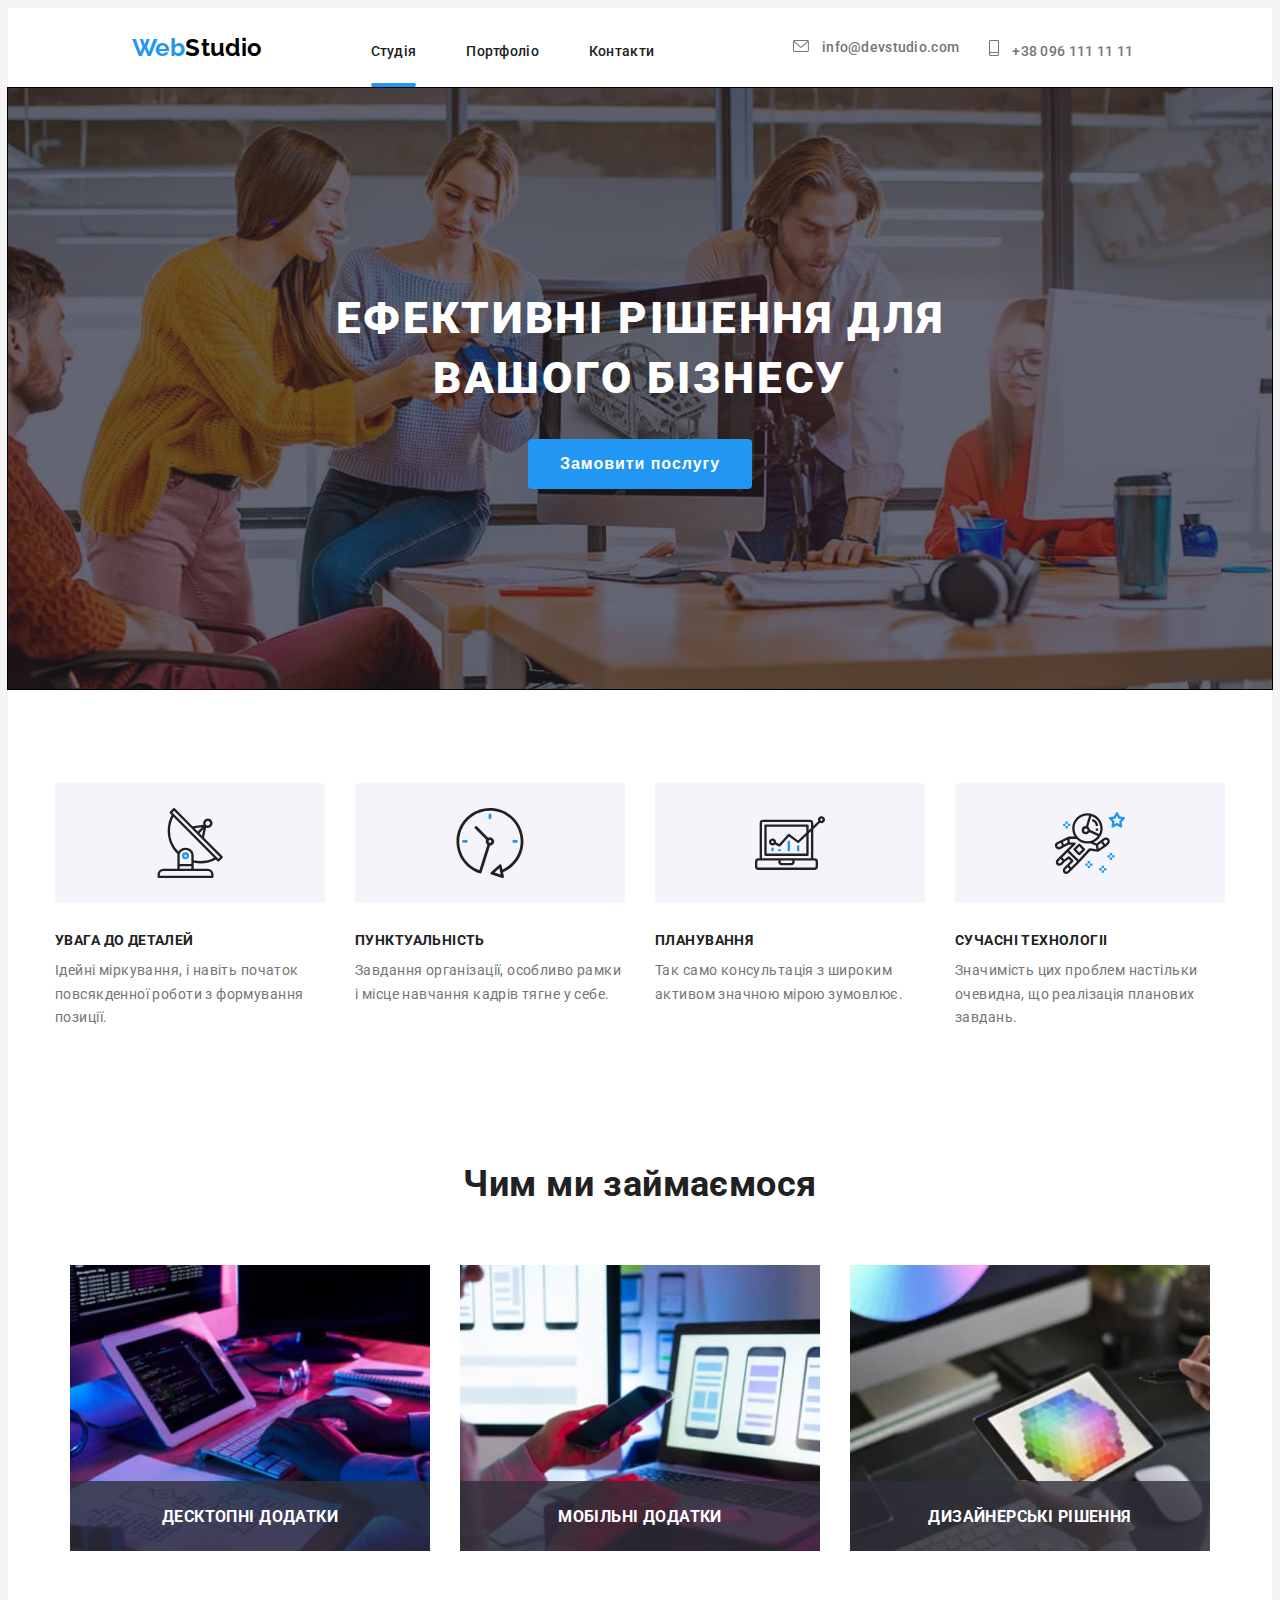
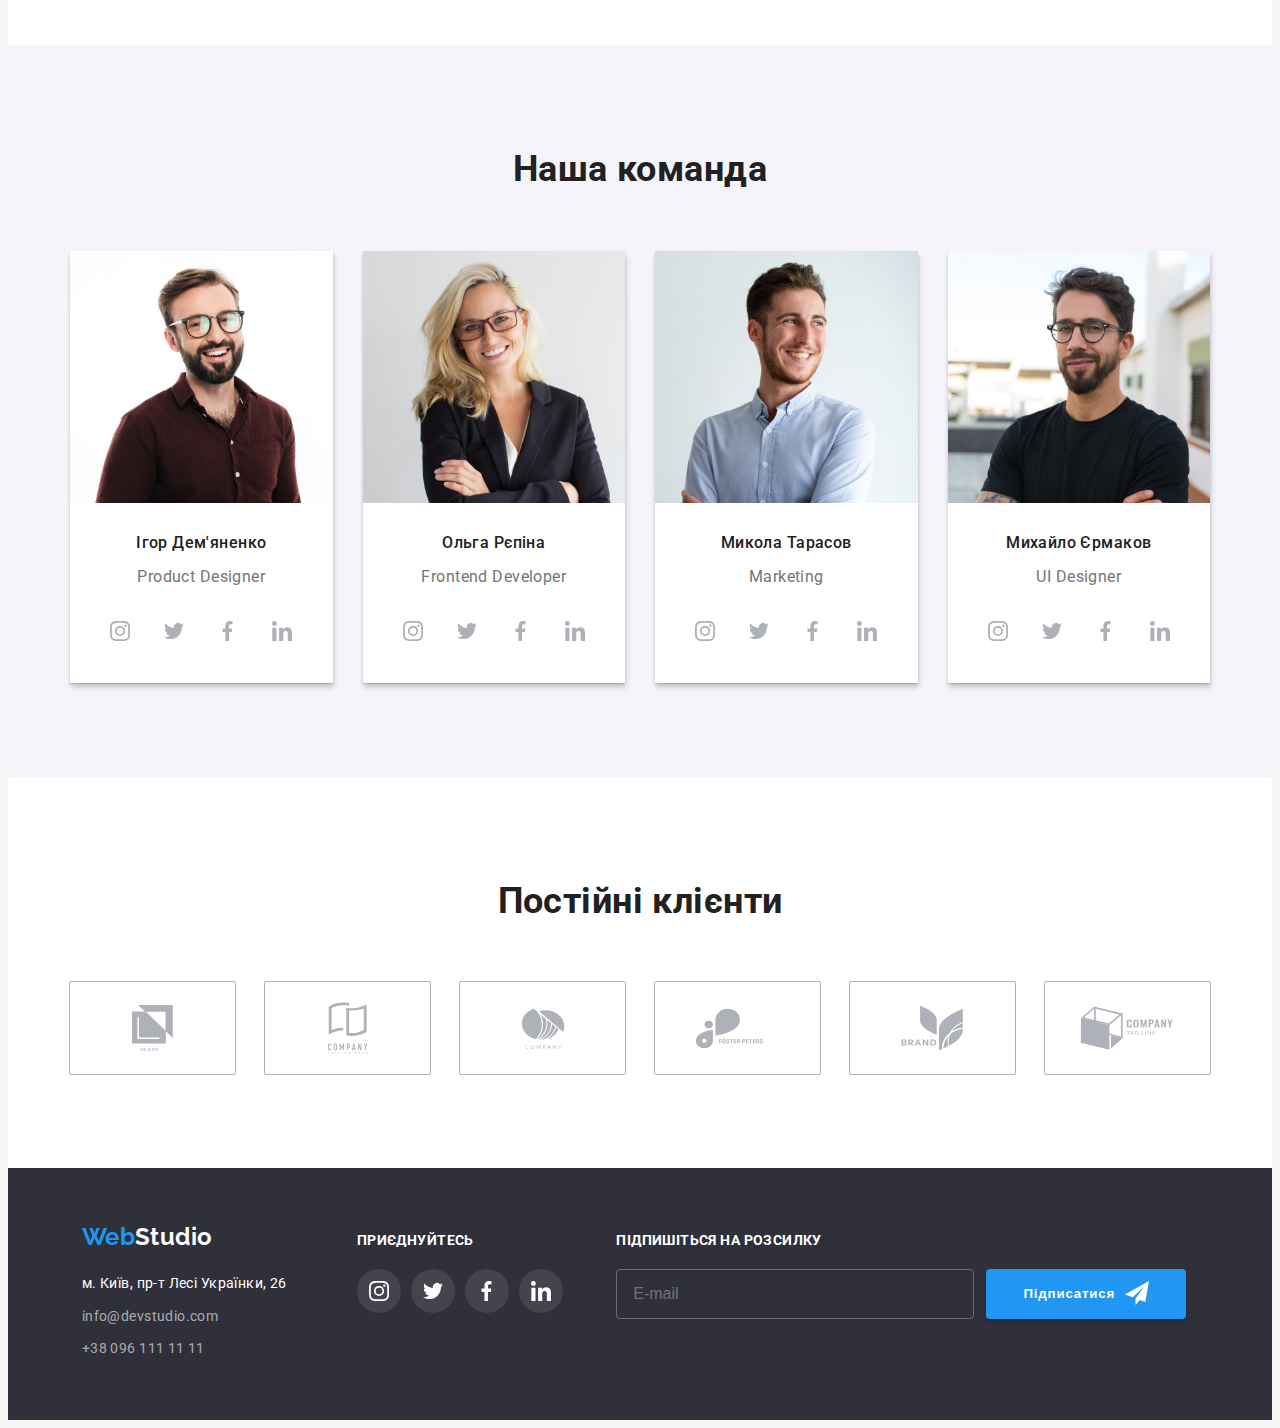
<file: index.html>
<!DOCTYPE html>
<html lang="uk">
<head>
    <meta charset="UTF-8">
    <meta http-equiv="X-UA-Compatible" content="IE=edge">
    <meta name="viewport" content="width=device-width, initial-scale=1.0">
    <title>Студія</title>
<link rel="preconnect" href="https://fonts.googleapis.com">
<link rel="preconnect" href="https://fonts.gstatic.com" crossorigin>
<link href  ="https://fonts.googleapis.com/css2?family=Raleway:wght@700&family=Roboto:wght@400;500;700;900&display=swap"
    rel="stylesheet">
    <link rel="stylesheet" href="https://cdnjs.cloudflare.com/ajax/libs/modern-normalize/1.1.0/modern-normalize.min.css"
        integrity="sha512-wpPYUAdjBVSE4KJnH1VR1HeZfpl1ub8YT/NKx4PuQ5NmX2tKuGu6U/JRp5y+Y8XG2tV+wKQpNHVUX03MfMFn9Q=="
        crossorigin="anonymous" referrerpolicy="no-referrer" />
    <link rel="stylesheet" href="./portfolio.html">
    <link rel="stylesheet" href="./css/main.min.css">
</head>
<body>
    <header class="header">
        <div class="container header__container">
            <nav class="navigation">
        <a class="logo__link" href="./index.html">Web<span class="logo__header">Studio</span>
        </a>
         <ul class="navigation__list list">
            <li class="navigation__item">
                <a class="navigation__link link current" href="./index.html">Студія</a>
            </li>
            <li class="navigation__item">
                <a class="navigation__link link" href="./portfolio.html">Портфоліо</a>
            </li>
            <li class="navigation__item">
                <a class="navigation__link link" href="">Контакти</a></li>
        </ul>
        </nav>
        <ul class="contacts__list list">
        <li class="contacts__item">
            <a class="contacts__link link" href="mailto:info@devstudio.com">
                <svg class="contacts__icon" width="16"
                height="12">
                    <use href="./images/symbol-defs.svg#mail"></use>
                </svg> 
                info@devstudio.com</a>
        </li>
        <li class="contacts__item">
            <a class="contacts__link link" href="tel:+380961111111">
                <svg class="contacts__icon" width="10"
                height="16" >
                    <use href="./images/symbol-defs.svg#phone"></use>
                </svg> 
                +38 096 111 11 11</a>
        </li>
    </ul>
    <!--Мобільне меню-->
            <div class="connect header__connect">
                <a class="logo__link" href="./index.html">Web<span class="logo__header">Studio</span>
                </a>

            <button type="button" class="menu-open">
                <svg width="40" height="40">
                    <use href="./images/symbol-defs.svg#menu_40px">
                    </use>
                        </svg> 
            </button>
        </div>
        <div class="mob-menu is-hidden">
          <div class="mob-container">
            <div class="mob-menu-top">
              <button type="button" class="menu-close">
                <svg width="40" height="40">
                    <use href="./images/symbol-defs.svg#close_40px"></use>
                        </svg>
              </button>
              <nav>
                <ul class="mob-menu-list list">
                  <li class="mob-menu-item">
                    <a href="./index.html" class="mob-menu-link link">Студія</a>
                  </li>
                  <li class="mob-menu-item">
                    <a href="./portfolio.html" class="mob-menu-link link">Портфоліо</a>
                  </li>
                  <li class="mob-menu-item">
                    <a href="#contacts" class="mob-menu-link link">Контакти</a>
                  </li>
        
                </ul>
              </nav>
            </div>
            <div class="mob-menu-bottom">
              <div class="mob-menu-connect">
                <ul>
                <li><a class="mob-menu-tel link" href="tel:+380961111111"
                  >+38 096 111 11 11</a></li>
                <li><a class="mob-menu-mail link" href="mailto:info@devstudio.com"
                  >info@devstudio.com</a></li>
                </ul>
              </div>
  
              <ul class="mob-soc-list list">
                <li class="mob-soc-item">
                  <a
                    class="mob-soc-link link"
                    href=""
                    target="_blank"
                    rel="noopener noreferrer nofollow"
                    >Instagram</a
                  >
                </li>
                <li class="mob-soc-item">
                  <a
                    class="mob-soc-link link"
                    href=""
                    target="_blank"
                    rel="noopener noreferrer nofollow"
                    >Twitter</a
                  >
                </li>
                <li class="mob-soc-item">
                    <a
                      class="mob-soc-link link"
                      href=""
                      target="_blank"
                      rel="noopener noreferrer nofollow"
                      >Facebook</a
                    >
                  </li>
                  <li class="mob-soc-item">
                    <a
                      class="mob-soc-link link"
                      href=""
                      target="_blank"
                      rel="noopener noreferrer nofollow"
                      >LinkedIn</a
                    >
                  </li>
              </ul>
            </div>
        </div>
        </div>
        </div>
    </header>
    <main>
        <!--HERO-->
        <div class="hero__background">
          <section class="hero"> 
            <div class="container">
            <h1 class="hero__title">ЕФЕКТИВНІ РІШЕННЯ ДЛЯ ВАШОГО БІЗНЕСУ</h1>
            <button data-modal-open type="button" class="hero__button">Замовити послугу</button>
            </div>
            </section>
        </div>
          <section class="section priorities">
            <div class="container">
            <h2 class="visually-hidden">Пріорітети</h2>
            <ul class="priority__list">
                <li class="list-item"> 
                    <div class="priority__wrap">
                        <svg class="priority__icon">
                            <use href="./images/symbol-defs.svg#details"></use>
                        </svg>                     
                    </div>
                    <h3 class="priority__title">УВАГА ДО ДЕТАЛЕЙ</h3>
                    <p class="priority__text">Ідейні міркування, і навіть початок повсякденної роботи з формування позиції.</p>
                </li>
                <li class="list-item">
                    <div class="priority__wrap">
                        <svg class="priority__icon">
                            <use href="./images/symbol-defs.svg#punctuality"></use>
                        </svg>                   
                    </div>
                    <h3 class="priority__title">ПУНКТУАЛЬНІСТЬ</h3>
                    <p class="priority__text">Завдання організації, особливо рамки і місце навчання кадрів тягне у себе.</p>
                </li>
                <li class="list-item">
                    <div class="priority__wrap">
                        <svg class="priority__icon">
                            <use href="./images/symbol-defs.svg#planing"></use>
                        </svg>
                    </div>
                    <h3 class="priority__title">ПЛАНУВАННЯ</h3>
                    <p class="priority__text">Так само консультація з широким активом значною мірою зумовлює.</p>
                </li>
                <li class="list-item">
                    <div class="priority__wrap">
                        <svg class="priority__icon">
                            <use href="./images/symbol-defs.svg#technology"></use>
                        </svg>                  
                    </div>
                    <h3 class="priority__title">СУЧАСНІ ТЕХНОЛОГІІ</h3>
                    <p class="priority__text">Значимість цих проблем настільки очевидна, що реалізація планових завдань.</p>
                </li>
            </ul>
            </div>
        </section>
        <!--Чим ми займаємось-->
        <section class="specialization">
            <div class="container">
           <h2 class="specialization__title">Чим ми займаємося</h2>
           <ul class="specialization__list">
           <li class="specialization__item">
            <picture>
                <source
            srcset="
            ./images/activ-1-desk.jpg 1x,
            ./images/activ-1-desk-2x.jpg 2x
            " 
            media="(min-width: 1200px)"
            />
            <img
            src="./images/activ-1-desk.jpg"
             alt="coding"
              width="370"
            />
        </picture>
        <div class="specialization__wrap">
            <p class="specialization__name">Десктопні додатки</p>
        </div>
        </li>
           <li class="specialization__item">
            <picture>
                <source
            srcset="
            ./images/activ-2-desk.jpg 1x,
            ./images/activ-2-desk-2x.jpg 2x
            " 
            media="(min-width: 1200px)"
            />
            <img
            src="./images/activ-2-desk.jpg"
             alt="coding"
              width="370"
            />
        </picture>
            <div class="specialization__wrap">
                <p class="specialization__name">Мобільні додатки</p>
            </div>
        </li>
           <li class="specialization__item">
            <picture>
                <source
            srcset="
            ./images/activ-3-desk.jpg 1x,
            ./images/activ-3-desk-2x.jpg 2x
            " 
            media="(min-width: 1200px)"
            />
            <img
            src="./images/activ-3-desk.jpg"
             alt="coding"
              width="370"
            />
        </picture>
            <div class="specialization__wrap">
                <p class="specialization__name">Дизайнерські рішення</p>
            </div>
        </li>
            </ul>
            </div>
       </section>
       <!--Наша команда-->
        <section class="section team">
            <div class="container">
            <h2 class="team__title title">Наша команда</h2>
            <ul class="team__list">
             <li class="team__item">
                <picture>
                    <source
                srcset="
                ./images/team-1-desk.jpg 1x,
                ./images/team-1-desk-2x.jpg 2x
                " 
                media="(min-width: 1200px)"
                />
                <source
                srcset="
                ./images/team-1-tab.jpg 1x,
                ./images/team-1-tab-2x.jpg 2x
                " 
                media="(min-width: 768px)"
                />
                <source
                srcset="
                ./images/team-1-mob.jpg 1x,
                ./images/team-1-mob-2x.jpg 2x
                " 
                media="(min-width: 320px)"
                />
                <img
                src="./images/team-1-desk.jpg"
                 alt="team-member1"
                  width="270"
                />
            </picture>
               <div class="team__wrap">
                   <h3 class="team__name">Ігор Дем'яненко</h3>
                   <p class="team__text">Product Designer</p>
                   <ul class="socials__list list">
                    <li class="socials__item">
                        <a href="" class="socials__link link">
                            <svg class="socials__icon" width="44" height="44">
                                <use href="./images/symbol-defs.svg#instagram">
                                </use>
                            </svg>
                        </a>
                    </li>
                    <li class="socials__item">
                        <a href="" class="socials__link link">
                            <svg class="socials__icon" width="44" height="44">
                                <use href="./images/symbol-defs.svg#twitter"></use>
                            </svg>
                        </a>
                    </li>
                    <li class="socials__item">
                        <a href="" class="socials__link link">
                        <svg class="socials__icon" width="44" height="44">
                            <use href="./images/symbol-defs.svg#facebook"></use>
                        </svg>
                    </a>
                </li>
                    <li class="socials__item">
                        <a href="" class="socials__link link">
                        <svg class="socials__icon" width="44" height="44">
                            <use href="./images/symbol-defs.svg#linkedin"></use>
                        </svg>
                    </a>
                </li>
                   </ul>
               </div>
            </li>
        
             <li class="team__item">
                <picture>
                    <source
                srcset="
                ./images/team-2-desk.jpg 1x,
                ./images/team-2-desk-2x.jpg 2x
                " 
                media="(min-width: 1200px)"
                />
                <source
                srcset="
                ./images/team-2-tab.jpg 1x,
                ./images/team-2-tab-2x.jpg 2x
                " 
                media="(min-width: 768px)"
                />
                <source
                srcset="
                ./images/team-2-mob.jpg 1x,
                ./images/team-2-mob-2x.jpg 2x
                " 
                media="(min-width: 320px)"
                />
                <img
                src="./images/team-2-desk.jpg"
                 alt="team-member1"
                  width="270"
                />
            </picture>
             <div class="team__wrap">
                   <h3 class="team__name">Ольга Рєпіна</h3>
                   <p class="team__text">Frontend Developer</p>
                   <ul class="socials__list list">
                    <li class="socials__item">
                        <a href="" class="socials__link link">
                            <svg class="socials__icon" width="44" height="44">
                                <use href="./images/symbol-defs.svg#instagram">
                                </use>
                            </svg>
                        </a>
                    </li>
                    <li class="socials__item">
                        <a href="" class="socials__link link">
                            <svg class="socials__icon" width="44" height="44">
                                <use href="./images/symbol-defs.svg#twitter"></use>
                            </svg>
                        </a>
                    </li>
                    <li class="socials__item">
                        <a href="" class="socials__link link">
                        <svg class="socials__icon" width="44" height="44">
                            <use href="./images/symbol-defs.svg#facebook"></use>
                        </svg>
                    </a>
                </li>
                    <li class="socials__item">
                        <a href="" class="socials__link link">
                        <svg class="socials__icon" width="44" height="44">
                            <use href="./images/symbol-defs.svg#linkedin"></use>
                        </svg>
                    </a>
                </li>
                   </ul>
               </div></li>
           
             <li class="team__item">
                <picture>
                    <source
                srcset="
                ./images/team-3-desk.jpg 1x,
                ./images/team-3-desk-2x.jpg 2x
                " 
                media="(min-width: 1200px)"
                />
                <source
                srcset="
                ./images/team-3-tab.jpg 1x,
                ./images/team-3-tab-2x.jpg 2x
                " 
                media="(min-width: 768px)"
                />
                <source
                srcset="
                ./images/team-3-mob.jpg 1x,
                ./images/team-3-mob-2x.jpg 2x
                " 
                media="(min-width: 320px)"
                />
                <img
                src="./images/team-1-desk.jpg"
                 alt="team-member3"
                  width="270"
                />
            </picture>
                   <div class="team__wrap">
                   <h3 class="team__name">Микола Тарасов</h3>
                   <p class="team__text">Marketing</p>
                   <ul class="socials__list list">
                    <li class="socials__item">
                        <a href="" class="socials__link link">
                            <svg class="socials__icon" width="44" height="44">
                                <use href="./images/symbol-defs.svg#instagram">
                                </use>
                            </svg>
                        </a>
                    </li>
                    <li class="socials__item">
                        <a href="" class="socials__link link">
                            <svg class="socials__icon" width="44" height="44">
                                <use href="./images/symbol-defs.svg#twitter"></use>
                            </svg>
                        </a>
                    </li>
                    <li class="socials__item">
                        <a href="" class="socials__link link">
                        <svg class="socials__icon" width="44" height="44">
                            <use href="./images/symbol-defs.svg#facebook"></use>
                        </svg>
                    </a>
                </li>
                    <li class="socials__item">
                        <a href="" class="socials__link link">
                        <svg class="socials__icon" width="44" height="44">
                            <use href="./images/symbol-defs.svg#linkedin"></use>
                        </svg>
                    </a>
                </li>
                   </ul>
               </div></li>
            
             <li class="team__item">
                <picture>
                    <source
                srcset="
                ./images/team-4-desk.jpg 1x,
                ./images/team-4-desk-2x.jpg 2x
                " 
                media="(min-width: 1200px)"
                />
                <source
                srcset="
                ./images/team-4-tab.jpg 1x,
                ./images/team-4-tab-2x.jpg 2x
                " 
                media="(min-width: 768px)"
                />
                <source
                srcset="
                ./images/team-4-mob.jpg 1x,
                ./images/team-4-mob-2x.jpg 2x
                " 
                media="(min-width: 320px)"
                />
                <img
                src="./images/team-1-desk.jpg"
                 alt="team-member4"
                  width="270"
                />
            </picture>
                   <div class="team__wrap">
                   <h3 class="team__name">Михайло Єрмаков</h3>
                   <p class="team__text">UI Designer</p>
                   <ul class="socials__list list">
                    <li class="socials__item">
                        <a href="" class="socials__link link">
                            <svg class="socials__icon" width="44" height="44">
                                <use href="./images/symbol-defs.svg#instagram">
                                </use>
                            </svg>
                        </a>
                    </li>
                    <li class="socials__item">
                        <a href="" class="socials__link link">
                            <svg class="socials__icon" width="44" height="44">
                                <use href="./images/symbol-defs.svg#twitter"></use>
                            </svg>
                        </a>
                    </li>
                    <li class="socials__item">
                        <a href="" class="socials__link link">
                        <svg class="socials__icon" width="44" height="44">
                            <use href="./images/symbol-defs.svg#facebook"></use>
                        </svg>
                    </a>
                </li>
                    <li class="socials__item">
                        <a href="" class="socials__link link">
                        <svg class="socials__icon" width="44" height="44">
                            <use href="./images/symbol-defs.svg#linkedin"></use>
                        </svg>
                    </a>
                </li>
                   </ul>
               </div></li>  
             </ul> 
            </div>
        </section>
<!--Постійні клієнти-->
<section class="section clients">
            <div class="container">
           <h2 class="clients__title title">Постійні клієнти</h2>
         <ul class="clients__list">
          <li class="clients__item">
        <a href="" class="clients__link link">
            <svg class="clients__icon" width="41"
            height="46.7">
                <use href="./images/symbol-defs.svg#brand-1"></use>
            </svg>
        </a>
    </li>
    <li class="clients__item" href="" >
        <a href="" class="clients__link link">
            <svg class="clients__icon" width="40" height="52">
                <use href="./images/symbol-defs.svg#brand-2"></use>
            </svg>
        </a>
    </li>
    <li class="clients__item" href="" >
        <a href="" class="clients__link link">
            <svg class="clients__icon" width="44" height="41">
                <use href="./images/symbol-defs.svg#brand-3"></use>
            </svg>
        </a>
    </li>
    <li class="clients__item" href="" >
        <a href="" class="clients__link link">
            <svg class="clients__icon" width="85" height="41">
                <use href="./images/symbol-defs.svg#brand-4"></use>
            </svg>
        </a>
    </li>
    <li class="clients__item" href="" >
        <a href="" class="clients__link link">
            <svg class="clients__icon" width="63" height="46">
                <use href="./images/symbol-defs.svg#brand-5"></use>
            </svg>
        </a>
    </li>
     <li class="clients__item" href="" >
        <a href="" class="clients__link link">
            <svg class="clients__icon" width="94" height="44">
                <use href="./images/symbol-defs.svg#brand-6"></use>
            </svg>
        </a>
     </li>
     </ul>  
      </div>
</section>
    </main>
    <!--Footer-->
    <footer class="footer">
<div class="footer__container">
   <div class="footer__content">
        <div class="footer__wrapper">
            <a class="logo__link footer__link" 
            href="./index.html">Web<span class="logo__footer">Studio
            </span></a>
            <address><ul class="list footer__list">
                <li class="footer__item">
                    <a class="address" href="https://www.google.com/maps/place/Lesi+Ukrainky+Blvd,+26,+Kyiv,+02000/@50.4265841,30.5361918,17z/data=!3m1!4b1!4m5!3m4!1s0x40d4cf0e033ecbe9:0x57a4dffefec77da0!8m2!3d50.4265807!4d30.5383858" target="_blank" rel="noopener noreferrer">м. Київ, пр-т Лесі Українки, 26</a>
                </li>
               <li class="item footer__item">
                <a class="contacts" href="mailto:info@devstudio.com">info@devstudio.com</a></li>
               <li class="item footer__item">
                <a class="contacts" href="tel:+380961111111">+38 096 111 11 11</a></li>
              </ul class="item footer__item"></address>
        </div>
    <div>
        <h3 class="subscribe__title">Приєднуйтесь</h3>
        <ul class="social__list list">
            <li class="social__item">
                <a href="" class="social__link link" >
                <svg class="social__icon" width="20" height="20">
                    <use href="./images/symbol-defs.svg#instagram">
                    </use>
                </svg>
            </a>
            </li>
            <li class="social__item">
                <a href="" class="social__link link" target="_blank">
                <svg class="social__icon" width="20" height="20">
                    <use href="./images/symbol-defs.svg#twitter">
                    </use>
                </svg>
            </a></li>
            <li class="social__item">
                <a href="" class="social__link link" target="_blank">
                <svg class="social__icon" width="20" height="20">
                    <use href="./images/symbol-defs.svg#facebook">
                    </use>
                </svg>
            </a></li>
            <li class="social__item">
                <a href="" class="social__link link" target="_blank">
                <svg class="social__icon" width="20" height="20">
                    <use href="./images/symbol-defs.svg#linkedin">
                    </use>
                </svg>
            </a></li>
        </ul>
    </div>
   </div>
<div class="subscribe">
    <div class="footer__join">
        <h3 class="subscribe__title">Підпишіться на розсилку</h3>
        <form class="subscribe__form">
                <label 
                for ="user-mail" 
                class="subscribe__input"></label>
                    <input 
                    type="mail" 
                    name="user-mail" 
                    class="subscribe__box"
                    id="user-mail"
                    placeholder="E-mail"
                    />
                    <button type="submit" 
    class="subscribe__button">
       <p class="subscribe__text">Підписатися</p> 
    </button>
    </div>
</div>
</div>
    </footer>
    <body>

<!--MODAL-->
        <div class="backdrop is-hidden" data-modal>
<div class="modal">
<button class="modal__button--close" data-modal-close>
    <svg class="modal__icon--close" width="20" height="20">
        <use href="./images/symbol-defs.svg#close-icon"
        width="11" height ="11">
        </use>
    </svg>
</button>
<p class="modal__title">Залиште свої дані, ми вам передзвонимо</p>
<form class="modal__form">
    <ul>
    <li class="modal__field">
        <label for ="user-name" class="modal__label" >Ім'я</label>
      <div class="modal__wrap">
            <input 
            type="text" 
            name="user-name" 
            class="modal__input"
            id="user-name"
            minlength="2"
            required
            />
            <svg class="modal__icon" width="12" height="12">
                <use href="./images/symbol-defs.svg#user"></use>
            </svg>
      </div>
    </li>
    <li class="modal__field">
        <label for ="user-phone" class="modal__label" >Телефон</label>
      <div class="modal__wrap">
            <input 
            type="tel" 
            name="user-phone" 
            class="modal__input"
            id="user-phone"
            required
            pattern="[\+]\d{2}\s[\(]\d{3}[\)]\s\d{3}[\-]\d{2}[\-]\d{2}"
            />
            <svg class="modal__icon" width="13" height="13">
                <use href="./images/symbol-defs.svg#phone-2"></use>
            </svg>
      </div>
    </li>
    <li class="modal__field">
        <label for ="user-mail" class="modal__label" >Пошта</label>
      <div class="modal__wrap">
            <input 
            type="mail" 
            name="user-mail" 
            class="modal__input"
            id="user-mail"
            required
            />
            <svg class="modal__icon" width="15" height="12">
                <use href="./images/symbol-defs.svg#mail-2"></use>
            </svg>
      </div>
    </li>
</ul>
    <label for ="user-text" class="modal__label" >Коментар</label>
    <textarea 
    type="text" 
    name="user-text" 
    class="modal__text"
    id="user-text"
    placeholder="Введіть текст"
    required
    ></textarea>

    <input type="checkbox"
     name="privacy" 
     id="privacy"  
     class="privacy__checkbox visually-hidden" 
     value="true"
     />
<label for="privacy" 
class="privacy">
    <span>
        <svg class="privacy__icon" width="16" height="15">
            <use href="./images/symbol-defs.svg#checker"></use>
        </svg>
    </span>
   <p class="privacy__text">Погоджуюсь з розсилкою та приймаю 
    <a href=""class="privacy__doc">Умови договору</a></p>
</label>

    <button type="submit" class="privacy__button" >Відправити</button>
</form>
</div>
  </div>
        <script src="./js/modal.js"></script> 
        <script src="./js/menu.js"></script> 
      </body>
</body>
</html>
</file>
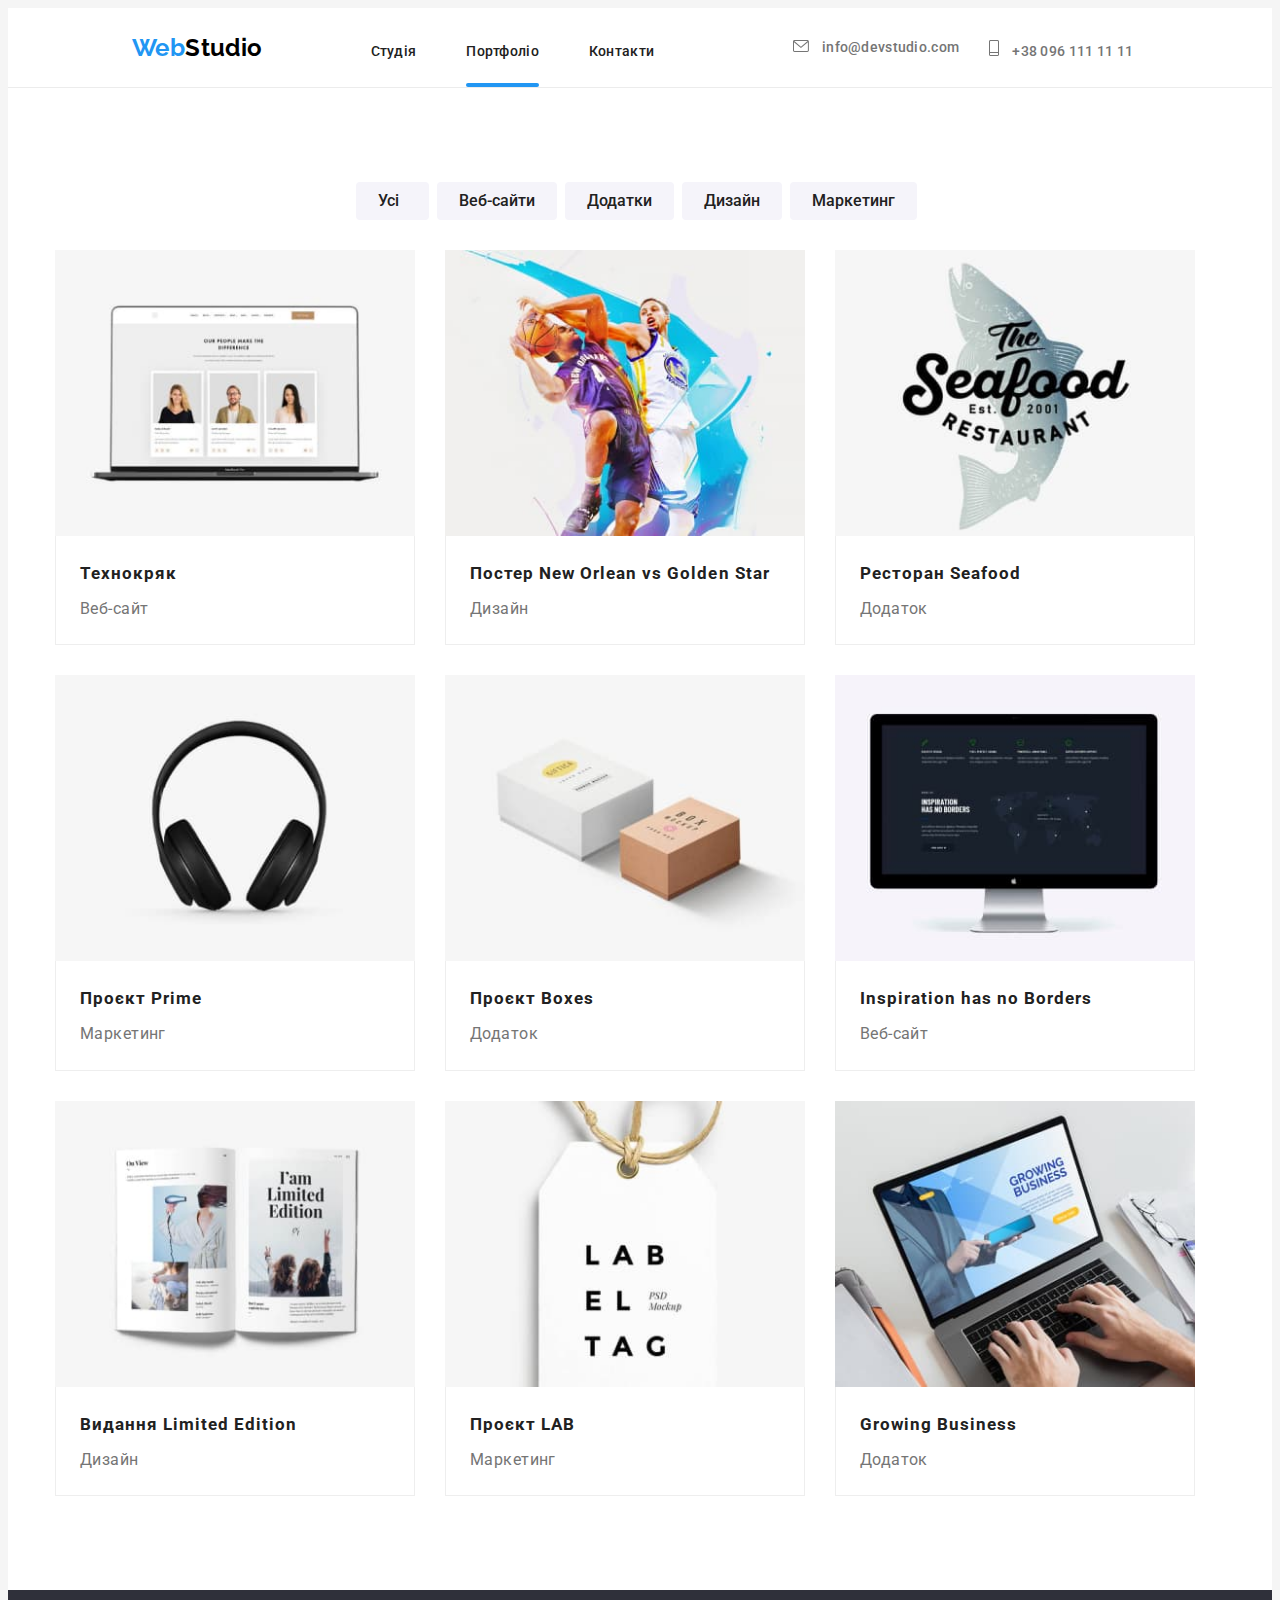
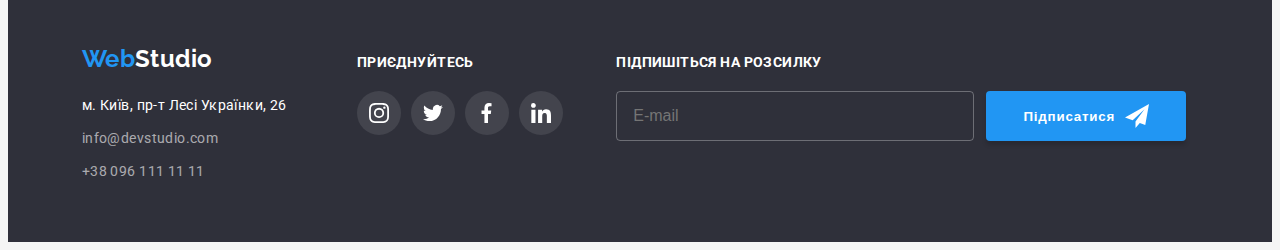
<file: portfolio.html>
<!DOCTYPE html>
<html lang="uk">
<head>
    <meta charset="UTF-8">
    <meta http-equiv="X-UA-Compatible" content="IE=edge">
    <meta name="viewport" content="width=device-width, initial-scale=1.0">
    <title>Портфоліо</title>
    <link rel="preconnect" href="https://fonts.googleapis.com">
    <link rel="preconnect" href="https://fonts.gstatic.com" crossorigin>
    <link href="https://fonts.googleapis.com/css2?family=Raleway:wght@700&family=Roboto:wght@400;500;700;900&display=swap"
        rel="stylesheet">
        <link rel="stylesheet" href="https://cdnjs.cloudflare.com/ajax/libs/modern-normalize/1.1.0/modern-normalize.min.css"
            integrity="sha512-wpPYUAdjBVSE4KJnH1VR1HeZfpl1ub8YT/NKx4PuQ5NmX2tKuGu6U/JRp5y+Y8XG2tV+wKQpNHVUX03MfMFn9Q=="
            crossorigin="anonymous" referrerpolicy="no-referrer" />
    <link rel="stylesheet" href="./css/main.min.css">
</head>
<body>
    
    <header class="header">
        <div class="connect header__connect">
            <a class="logo__link" href="./index.html">Web<span class="logo__header">Studio</span>
            </a>

        <button type="button" class="menu-open">
            <svg width="40" height="40">
                <use href="./images/symbol-defs.svg#menu_40px">
                </use>
                    </svg> 
        </button>
    </div>
        <div class="container header__container">
            <nav class="navigation">
        <a class="logo__link" href="./index.html">Web<span class="logo__header">Studio</span>
        </a>
         <ul class="navigation__list list">
            <li class="navigation__item">
                <a class="navigation__link link" href="./index.html">Студія</a>
            </li>
            <li class="navigation__item">
                <a class="navigation__link link current" href="./portfolio.html">Портфоліо</a>
            </li>
            <li class="navigation__item">
                <a class="navigation__link link" href="">Контакти</a></li>
        </ul>
        </nav>
        <ul class="contacts__list list">
        <li class="contacts__item">
            <a class="contacts__link link" href="mailto:info@devstudio.com">
                <svg class="contacts__icon" width="16"
                height="12">
                    <use href="./images/symbol-defs.svg#mail"></use>
                </svg> 
                info@devstudio.com</a>
        </li>
        <li class="contacts__item">
            <a class="contacts__link link" href="tel:+380961111111">
                <svg class="contacts__icon" width="10"
                height="16" >
                    <use href="./images/symbol-defs.svg#phone"></use>
                </svg> 
                +38 096 111 11 11</a>
        </li>
        </ul>
        </div>

       
    </header>

    <main>
        <section class="section portfolio">
            <div class="container">
            <h1 class="title visually-hidden">Портфоліо</h1>
<ul class="portfolio-button__list list">
<li><button type="button" class="portfolio__button">Усі</button></li>
<li><button type="button" class="portfolio__button">Веб-сайти</button></li>
<li><button type="button" class="portfolio__button">Додатки</button></li>
<li><button type="button" class="portfolio__button">Дизайн</button></li>
<li><button type="button" class="portfolio__button">Маркетинг</button></li>
</ul> 
    <ul class="portfolio__list">
        <li class="portfolio__item">
            <a class="portfolio__link" href="">
                <div class="portfolio__wrap">
                    <picture>
                        <source
                    srcset="
                    ./images/proj-1-desk.jpg 1x,
                    ./images/proj-1-desk-2x.jpg 2x
                    " 
                    media="(min-width: 1200px)"
                    />
                    <source
                    srcset="
                    ./images/proj-1-tab.jpg 1x,
                    ./images/proj-1-tab-2x.jpg 2x
                    " 
                    media="(min-width: 768px)"
                    />
                    <source
                    srcset="
                    ./images/proj-1-mob.jpg 1x,
                    ./images/proj-1-mob-2x.jpg 2x
                    " 
                    media="(min-width: 320px)"
                    />
                    <img
                    src="./images/proj-1-desk.jpg"
                     alt="website template"
                      width="370"
                    />
                </picture>
                    <p class="overlay-text">
                        Ресурс пропонує комплексні пропозиції з різним рівнем функціоналу та
                        сервісів. Все це дозволить відвідувачу отримати вичерпні відомості про
                        компанію чи приватну особу.
                      </p>
                    </div>
                    <div class="portfolio__description">
                <h2 class="portfolio__title">Технокряк</h2>
            <p class="portfolio__text">Веб-сайт</p>
        </div>
    </a>
    </li>
        <li class="portfolio__item">
            <a class="portfolio__link" href="">
                <div class="portfolio__wrap">
                    <picture>
                        <source
                    srcset="
                    ./images/proj-2-desk.jpg 1x,
                    ./images/proj-2-desk-2x.jpg 2x
                    " 
                    media="(min-width: 1200px)"
                    />
                    <source
                    srcset="
                    ./images/proj-2-tab.jpg 1x,
                    ./images/proj-2-tab-2x.jpg 2x
                    " 
                    media="(min-width: 768px)"
                    />
                    <source
                    srcset="
                    ./images/proj-2-mob.jpg 1x,
                    ./images/proj-2-mob-2x.jpg 2x
                    " 
                    media="(min-width: 320px)"
                    />
                    <img
                    src="./images/proj-2-desk.jpg"
                     alt="design template"
                      width="370"
                    />
                </picture>
                <p class="overlay-text">
                    Ресурс пропонує комплексні пропозиції з різним рівнем функціоналу та
                    сервісів. Все це дозволить відвідувачу отримати вичерпні відомості про
                    компанію чи приватну особу.
                  </p>
            </div>
                <div class="portfolio__description">
            <h2 class="portfolio__title">Постер New Orlean vs Golden Star</h2>
            <p class="portfolio__text">Дизайн</p>
        </div>
    </a>
</li>
        <li class="portfolio__item">
            <a class="portfolio__link" href="">
                <div class="portfolio__wrap">
                    <picture>
                        <source
                    srcset="
                    ./images/proj-3-desk.jpg 1x,
                    ./images/proj-3-desk-2x.jpg 2x
                    " 
                    media="(min-width: 1200px)"
                    />
                    <source
                    srcset="
                    ./images/proj-3-tab.jpg 1x,
                    ./images/proj-3-tab-2x.jpg 2x
                    " 
                    media="(min-width: 768px)"
                    />
                    <source
                    srcset="
                    ./images/proj-3-mob.jpg 1x,
                    ./images/proj-3-mob-2x.jpg 2x
                    " 
                    media="(min-width: 320px)"
                    />
                    <img
                    src="./images/proj-3-desk.jpg"
                     alt="app template"
                      width="370"
                    />
                </picture>
                <p class="overlay-text">
                    Ресурс пропонує комплексні пропозиції з різним рівнем функціоналу та
                    сервісів. Все це дозволить відвідувачу отримати вичерпні відомості про
                    компанію чи приватну особу.
                  </p>
            </div>
                <div class="portfolio__description">
                <h2 class="portfolio__title">Ресторан Seafood</h2>
                <p class="portfolio__text">Додаток</p>
           </div>
        </a>
        </li>
        <li class="portfolio__item">
            <a class="portfolio__link" href="">
                <div class="portfolio__wrap">
                    <picture>
                        <source
                    srcset="
                    ./images/proj-4-desk.jpg 1x,
                    ./images/proj-4-desk-2x.jpg 2x
                    " 
                    media="(min-width: 1200px)"
                    />
                    <source
                    srcset="
                    ./images/proj-4-tab.jpg 1x,
                    ./images/proj-4-tab-2x.jpg 2x
                    " 
                    media="(min-width: 768px)"
                    />
                    <source
                    srcset="
                    ./images/proj-4-mob.jpg 1x,
                    ./images/proj-4-mob-2x.jpg 2x
                    " 
                    media="(min-width: 320px)"
                    />
                    <img
                    src="./images/proj-4-desk.jpg"
                     alt="marketing template"
                      width="370"
                    />
                </picture>
                <p class="overlay-text">
                    Ресурс пропонує комплексні пропозиції з різним рівнем функціоналу та
                    сервісів. Все це дозволить відвідувачу отримати вичерпні відомості про
                    компанію чи приватну особу.
                  </p> 
                  </div>
                <div class="portfolio__description">
                <h2 class="portfolio__title">Проєкт Prime</h2>
                <p class="portfolio__text">Маркетинг</p>
            </div>
        </a>
        </li>
        <li class="portfolio__item">
            <a class="portfolio__link" href="">
                <div class="portfolio__wrap">
                    <picture>
                        <source
                    srcset="
                    ./images/proj-5-desk.jpg 1x,
                    ./images/proj-5-desk-2x.jpg 2x
                    " 
                    media="(min-width: 1200px)"
                    />
                    <source
                    srcset="
                    ./images/proj-5-tab.jpg 1x,
                    ./images/proj-5-tab-2x.jpg 2x
                    " 
                    media="(min-width: 768px)"
                    />
                    <source
                    srcset="
                    ./images/proj-5-mob.jpg 1x,
                    ./images/proj-5-mob-2x.jpg 2x
                    " 
                    media="(min-width: 320px)"
                    />
                    <img
                    src="./images/proj-5-desk.jpg"
                     alt="app template"
                      width="370"
                    />
                </picture>
                <p class="overlay-text">
                    Ресурс пропонує комплексні пропозиції з різним рівнем функціоналу та
                    сервісів. Все це дозволить відвідувачу отримати вичерпні відомості про
                    компанію чи приватну особу.
                  </p> 
            </div>
                <div class="portfolio__description">
                <h2 class="portfolio__title">Проєкт Boxes</h2>
                <p class="portfolio__text">Додаток</p>
            </div>
        </a>
        </li>
        <li class="portfolio__item">
            <a class="portfolio__link" href="">
                <div class="portfolio__wrap">
                    <picture>
                        <source
                    srcset="
                    ./images/proj-6-desk.jpg 1x,
                    ./images/proj-6-desk-2x.jpg 2x
                    " 
                    media="(min-width: 1200px)"
                    />
                    <source
                    srcset="
                    ./images/proj-6-tab.jpg 1x,
                    ./images/proj-6-tab-2x.jpg 2x
                    " 
                    media="(min-width: 768px)"
                    />
                    <source
                    srcset="
                    ./images/proj-6-mob.jpg 1x,
                    ./images/proj-6-mob-2x.jpg 2x
                    " 
                    media="(min-width: 320px)"
                    />
                    <img
                    src="./images/proj-6-desk.jpg"
                     alt="website template"
                      width="370"
                    />
                </picture>
                <p class="overlay-text">
                    Ресурс пропонує комплексні пропозиції з різним рівнем функціоналу та
                    сервісів. Все це дозволить відвідувачу отримати вичерпні відомості про
                    компанію чи приватну особу.
                  </p>
                </div>
            <div class="portfolio__description">
                <h2 class="portfolio__title">Inspiration has no Borders</h2>
                <p class="portfolio__text">Веб-сайт</p>
           </div>
        </a>
        </li>
        <li class="portfolio__item">
            <a class="portfolio__link" href="">
                <div class="portfolio__wrap">
                    <picture>
                        <source
                    srcset="
                    ./images/proj-7-desk.jpg 1x,
                    ./images/proj-7-desk-2x.jpg 2x
                    " 
                    media="(min-width: 1200px)"
                    />
                    <source
                    srcset="
                    ./images/proj-7-tab.jpg 1x,
                    ./images/proj-7-tab-2x.jpg 2x
                    " 
                    media="(min-width: 768px)"
                    />
                    <source
                    srcset="
                    ./images/proj-7-mob.jpg 1x,
                    ./images/proj-7-mob-2x.jpg 2x
                    " 
                    media="(min-width: 320px)"
                    />
                    <img
                    src="./images/proj-7-desk.jpg"
                     alt="design template"
                      width="370"
                    />
                </picture>
                <p class="overlay-text">
                    Ресурс пропонує комплексні пропозиції з різним рівнем функціоналу та
                    сервісів. Все це дозволить відвідувачу отримати вичерпні відомості про
                    компанію чи приватну особу.
                  </p>
                </div>
                  <div class="portfolio__description">
                    <h2 class="portfolio__title">Видання Limited Edition</h2>
                    <p class="portfolio__text">Дизайн</p>
                </div>
        </a>
        </li>
        <li class="portfolio__item">
            <a class="portfolio__link" href="">
            <div class="portfolio__wrap">
                <picture>
                    <source
                srcset="
                ./images/proj-8-desk.jpg 1x,
                ./images/proj-8-desk-2x.jpg 2x
                " 
                media="(min-width: 1200px)"
                />
                <source
                srcset="
                ./images/proj-8-tab.jpg 1x,
                ./images/proj-8-tab-2x.jpg 2x
                " 
                media="(min-width: 768px)"
                />
                <source
                srcset="
                ./images/proj-8-mob.jpg 1x,
                ./images/proj-8-mob-2x.jpg 2x
                " 
                media="(min-width: 320px)"
                />
                <img
                src="./images/proj-8-desk.jpg"
                 alt="marketing template"
                  width="370"
                />
            </picture>
            <p class="overlay-text">
                Ресурс пропонує комплексні пропозиції з різним рівнем функціоналу та
                сервісів. Все це дозволить відвідувачу отримати вичерпні відомості про
                компанію чи приватну особу.
              </p>
              </div>
              <div class="portfolio__description">
                <h2 class="portfolio__title">Проєкт LAB</h2>
                <p class="portfolio__text">Маркетинг</p>
            </div>
        </a>
        </li>
        <li class="portfolio__item">
            <a class="portfolio__link" href="">
                <div class="portfolio__wrap">
                    <picture>
                        <source
                    srcset="
                    ./images/proj-9-desk.jpg 1x,
                    ./images/proj-9-desk-2x.jpg 2x
                    " 
                    media="(min-width: 1200px)"
                    />
                    <source
                    srcset="
                    ./images/proj-9-tab.jpg 1x,
                    ./images/proj-9-tab-2x.jpg 2x
                    " 
                    media="(min-width: 768px)"
                    />
                    <source
                    srcset="
                    ./images/proj-9-mob.jpg 1x,
                    ./images/proj-9-mob-2x.jpg 2x
                    " 
                    media="(min-width: 320px)"
                    />
                    <img
                    src="./images/proj-9-desk.jpg"
                     alt="app template"
                      width="370"
                    />
                </picture>
                <p class="overlay-text">
                    Ресурс пропонує комплексні пропозиції з різним рівнем функціоналу та
                    сервісів. Все це дозволить відвідувачу отримати вичерпні відомості про
                    компанію чи приватну особу.
                  </p>
                </div>
                  <div class="portfolio__description">
                <h3 class="portfolio__title">Growing Business</h3>
                <p class="portfolio__text">Додаток</p>
            </div>
        </a>
        </li>
    </ul>
    </div>
</section>
    </main>
    <footer class="footer">
        <div class="footer__container">
           <div class="footer__content">
                <div class="footer__wrapper">
                    <a class="logo__link footer__link" 
                    href="./index.html">Web<span class="logo__footer">Studio
                    </span></a>
                    <address><ul class="list footer__list">
                        <li class="footer__item">
                            <a class="address" href="https://www.google.com/maps/place/Lesi+Ukrainky+Blvd,+26,+Kyiv,+02000/@50.4265841,30.5361918,17z/data=!3m1!4b1!4m5!3m4!1s0x40d4cf0e033ecbe9:0x57a4dffefec77da0!8m2!3d50.4265807!4d30.5383858" target="_blank" rel="noopener noreferrer">м. Київ, пр-т Лесі Українки, 26</a>
                        </li>
                       <li class="item footer__item">
                        <a class="contacts" href="mailto:info@devstudio.com">info@devstudio.com</a></li>
                       <li class="item footer__item">
                        <a class="contacts" href="tel:+380961111111">+38 096 111 11 11</a></li>
                      </ul class="item footer__item"></address>
                </div>
            <div>
                <h3 class="subscribe__title">Приєднуйтесь</h3>
                <ul class="social__list list">
                    <li class="social__item">
                        <a href="" class="social__link link" >
                        <svg class="social__icon" width="20" height="20">
                            <use href="./images/symbol-defs.svg#instagram">
                            </use>
                        </svg>
                    </a>
                    </li>
                    <li class="social__item">
                        <a href="" class="social__link link" target="_blank">
                        <svg class="social__icon" width="20" height="20">
                            <use href="./images/symbol-defs.svg#twitter">
                            </use>
                        </svg>
                    </a></li>
                    <li class="social__item">
                        <a href="" class="social__link link" target="_blank">
                        <svg class="social__icon" width="20" height="20">
                            <use href="./images/symbol-defs.svg#facebook">
                            </use>
                        </svg>
                    </a></li>
                    <li class="social__item">
                        <a href="" class="social__link link" target="_blank">
                        <svg class="social__icon" width="20" height="20">
                            <use href="./images/symbol-defs.svg#linkedin">
                            </use>
                        </svg>
                    </a></li>
                </ul>
            </div>
           </div>
        <div class="subscribe">
            <div class="footer__join">
                <h3 class="subscribe__title">Підпишіться на розсилку</h3>
                <form class="subscribe__form">
                        <label 
                        for ="user-mail" 
                        class="subscribe__input"></label>
                            <input 
                            type="mail" 
                            name="user-mail" 
                            class="subscribe__box"
                            id="user-mail"
                            placeholder="E-mail"
                            />
                            <button type="submit" 
            class="subscribe__button">
               <p class="subscribe__text">Підписатися</p> 
            </button>
            </div>
        </div>
        </div>
            </footer>
</body>
</html>
</file>
<file: css/main.min.css>
:root{--primary-text-color: #ffffff;--title-text-color: #212121;--main-text-color: #757575;--accent-color: #2196f3;--primary-background-color: #2f303a;--timing-function: cubic-bezier(0.4, 0, 0.2, 1);--bg-gradient: linear-gradient( rgba(47, 48, 58, 0.4), rgba(47, 48, 58, 0.4))}html{box-sizing:border-box}*,*::before,*::after{box-sizing:inherit}p{margin:0}ul,li{margin:0;padding-left:0;padding-bottom:0;list-style:none}body{color:var(--main-text-color);background-color:#f5f5f5;font-family:Roboto,sans-serif;line-height:1.7;text-decoration:none;font-style:normal;font-weight:400;font-size:14px;letter-spacing:.03em}img{display:block;width:100%;height:auto;max-width:100%}.link{font-weight:500;line-height:1.14;letter-spacing:.02em;color:var(--title-text-color);text-decoration:none}.section{padding-top:30px;padding-bottom:30px}@media screen and (min-width: 480px){.section{padding-top:60px;padding-bottom:60px}}@media screen and (min-width: 768px){.section{padding-top:60px;padding-bottom:60px}}@media screen and (min-width: 1200px){.section{padding-top:94px;padding-bottom:94px}}.container{padding-right:15px;padding-left:15px;margin-left:auto;margin-right:auto;width:100%}@media screen and (min-width: 480px){.container{width:480px}}@media screen and (min-width: 768px){.container{width:768px}}@media screen and (min-width: 1200px){.container{width:1200px}}.visually-hidden{position:absolute;width:1px;height:1px;margin:-1px;border:0;padding:0;white-space:nowrap;clip-path:inset(100%);clip:rect(0 0 0 0);overflow:hidden}.no-scroll{overflow:hidden}.title{margin-top:0;text-align:center;color:var(--title-text-color)}.logo__link{display:block;color:var(--accent-color);font-family:Raleway;font-weight:700;font-size:26px;line-height:1.2;text-decoration:none}.header{background-color:#fff;border-bottom:1px solid #ececec;height:60px}@media screen and (min-width: 768px){.header{height:80px}}@media screen and (min-width: 480px){.header__container{justify-content:space-between}}@media screen and (min-width: 768px){.header__container{display:flex;justify-content:baseline;height:80px;margin-bottom:0}}@media screen and (min-width: 1200px){.header__container{display:flex;justify-content:space-around}}.logo__link{font-size:24px;margin:16px 15px}@media screen and (min-width: 768px){.logo__link{margin:26px 15px}}.navigation{display:none}@media screen and (min-width: 768px){.navigation{display:flex}}.mob-menu{position:fixed;background-color:#fff;left:0;top:0;width:100vw;height:100vh;padding-bottom:48px}.mob-menu.is-hidden{visibility:hidden;opacity:0;pointer-events:none}.mob-container{height:100%;display:flex;flex-direction:column;justify-content:space-between;margin-left:40px;margin-right:0;overflow:auto;margin-top:0}.menu-close{margin-left:auto;display:block;background-color:rgba(0,0,0,0);border:none;margin-bottom:0;margin-top:0}.menu-open{margin-left:auto;display:block;background-color:rgba(0,0,0,0);border:none}.header__connect{display:flex;justify-content:space-between}.mob-menu-list{margin-bottom:64px}.mob-menu-item:not(:last-child){margin-bottom:32px}.mob-menu-link{font-weight:500;font-size:40px;line-height:1.2;color:#212121}.mob-menu-tel{font-weight:500;font-size:26px;line-height:1.2;color:var(--accent-color);margin-bottom:32px}@media screen and (min-width: 480px){.mob-menu-tel{font-size:34px}}.mob-menu-mail{font-weight:500;font-size:24px;line-height:1.7;color:#757575;margin-bottom:64px}.mob-soc-list{display:flex;flex-wrap:wrap}.mob-soc-item{position:relative}.mob-soc-item:not(:last-child){margin-right:20px}@media screen and (min-width: 480px){.mob-soc-item:not(:last-child)::after{position:absolute;content:" ";right:-10px;width:1px;height:20px;background-color:rgba(33,33,33,.2)}}.mob-menu-connect{margin-bottom:64px}.mob-soc-link{font-weight:500;font-size:18px;line-height:1.2;color:var(--accent-color)}.mob-soc-link:focus{color:var(--accent-color)}.logo__header{color:#000}.navigation__list{display:flex;margin-left:93px}@media screen and (min-width: 768px){.navigation__list{margin-top:32px;margin-bottom:32px}}.navigation__item{margin-left:auto}.navigation__item:not(:last-child){margin-right:50px}@media screen and (min-width: 1200px){.navigation__item{font-size:14px}}.navigation__link{position:relative;color:var(--title-text-color);transition:color 250ms var(--timing-function)}.navigation__link:hover,.navigation__link:focus{color:var(--accent-color)}.navigation__link::after{content:"";position:absolute;width:100%;display:block;height:4px;left:0;bottom:-28px;background-color:var(--accent-color);opacity:0;transition:background-color 250ms var(--timing-function);border-radius:10px}.navigation__link:hover::after{width:100%;opacity:1}.current::after{width:100%;opacity:1}.contacts__link{display:block;color:var(--main-text-color);transition:color 250ms var(--timing-function)}.contacts__link:hover,.contacts__link:focus{color:var(--accent-color)}@media screen and (min-width: 1200px){.contacts__link{padding-top:32px;padding-bottom:32px}}.contacts__list{display:none}@media screen and (min-width: 768px){.contacts__list{display:flex;flex-direction:column;align-items:flex-start;padding-left:15px;padding-top:21px}}@media screen and (min-width: 1200px){.contacts__list{flex-direction:row;padding-top:0}}.contacts__item{display:flex;color:var(--main-text-color);align-items:center;justify-content:center;text-decoration:none;font-weight:500;line-height:1.14;letter-spacing:.02em}@media screen and (min-width: 768px){.contacts__item{padding-bottom:10px;font-size:12px}}@media screen and (min-width: 1200px){.contacts__item{margin-right:30px;font-size:14px}}.contacts__icon{margin-right:10px;fill:var(--main-text-color);transition:fill 250ms var(--timing-function)}.contacts__link:hover .contacts__icon,.contacts__link:focus .contacts__icon{fill:var(--accent-color)}.hero__background{max-width:1600px;margin-left:auto;margin-right:auto;outline:1px solid #000;background-size:cover;background-position:center;background-image:var(--bg-gradient),url("../images/hero-bg-mob.jpg")}@media(min-device-pixel-ratio: 2),(-webkit-min-device-pixel-ratio: 2),(min-resolution: 192dpi),(min-resolution: 2dppx){.hero__background{background-image:var(--bg-gradient),url("../images/hero-bg-mob-2x.jpg")}}@media screen and (min-width: 768px){.hero__background{background-image:var(--bg-gradient),url("../images/hero-bg-tab.jpg")}}@media(min-device-pixel-ratio: 2),(-webkit-min-device-pixel-ratio: 2),(min-resolution: 192dpi),(min-resolution: 2dppx){.hero__background{background-image:var(--bg-gradient),url("../images/hero-bg-tab-2x.jpg")}}@media screen and (min-width: 1200px){.hero__background{background-image:var(--bg-gradient),url("../images/hero-bg-desk.jpg")}}@media(min-device-pixel-ratio: 2),(-webkit-min-device-pixel-ratio: 2),(min-resolution: 192dpi),(min-resolution: 2dppx){.hero__background{background-image:var(--bg-gradient),url("../images/hero-bg-desk-2x.jpg")}}.hero{text-align:center;padding-top:60px;padding-bottom:60px}@media screen and (min-width: 480px){.hero{padding-top:118px;padding-bottom:118px}}@media screen and (min-width: 768px){.hero{padding-top:118px;padding-bottom:118px}}@media screen and (min-width: 1200px){.hero{padding-top:200px;padding-bottom:200px}}.hero__title{font-weight:900;text-align:center;letter-spacing:.06em;text-transform:uppercase;color:var(--primary-text-color);margin:0 auto;width:300px}@media screen and (min-width: 480px){.hero__title{width:360px;font-size:26;line-height:1.6;text-align:center;margin:0 auto 40px}}@media screen and (min-width: 768px){.hero__title{font-size:26;line-height:1.6;margin:0 auto 40px}}@media screen and (min-width: 1200px){.hero__title{font-size:44px;width:696px;line-height:1.37;margin:0 auto 30px}}.hero__button{text-align:center;align-items:center;padding:10px 32px;border-radius:4px;border-style:none;font-weight:700;font-size:16px;line-height:1.9;letter-spacing:.06em;color:#fff;background-color:var(--accent-color);cursor:pointer}.priorities{background-color:#fff;padding-top:20px}@media screen and (min-width: 480px){.priorities{padding-top:60px}}@media screen and (min-width: 768px){.priorities{padding-top:60px}}@media screen and (min-width: 1200px){.priorities{padding-top:94px}}.priority__list{list-style:none}@media screen and (min-width: 768px){.priority__list{display:flex;flex-wrap:wrap;gap:30px}}@media screen and (min-width: 1200px){.priority__list{display:flex}}@media screen and (min-width: 480px){.list-item:not(:last-child){margin-bottom:30px}}@media screen and (min-width: 1200px){.list-item{width:270px}}.priority__wrap{display:flex;margin-bottom:30px;height:120px;border-radius:4px;background-color:#f5f4fa;justify-content:center;align-content:center;align-items:center;width:100%}@media screen and (min-width: 480px){.priority__wrap{width:450px}}@media screen and (min-width: 768px){.priority__wrap{width:354px;display:flex;flex-wrap:wrap;gap:30px}}@media screen and (min-width: 1200px){.priority__wrap{width:270px}}.priority__icon{width:70px;height:70px}.priority__title{margin-top:0;padding:0;font-weight:700;font-size:14px;line-height:1.14;text-transform:uppercase;color:var(--title-text-color)}@media screen and (min-width: 480px){.priority__title{margin-bottom:10px;text-align:center}}@media screen and (min-width: 768px){.priority__title{margin-bottom:10px;text-align:left}}@media screen and (min-width: 1200px){.priority__title{margin-bottom:10px;text-align:left}}@media screen and (min-width: 768px){.priority__text{width:354px}}@media screen and (min-width: 1200px){.priority__text{width:270px}}@media screen and (min-width: 768px){.priority__text:nth-last-child(-n+2){margin-bottom:0}}.specialization{display:none}@media screen and (min-width: 1200px){.specialization{display:block;background-color:#fff;padding-bottom:94px}}.specialization__title{font-weight:700;font-size:36px;line-height:1.7;text-align:center;color:#212121;margin-top:0;margin-bottom:50px}.specialization__list{display:flex;gap:30px;justify-content:center;align-content:center;align-items:center;width:100%}.specialization__item{position:relative;background-color:#fff}@media screen and (min-width: 1200px){.specialization__item{width:calc((100% - 90px)/3)}}.specialization__wrap{position:absolute;width:360px;height:70px;background-color:rgba(47,48,58,.8);top:216px}.specialization__name{font-family:Roboto;font-weight:700;font-size:16px;line-height:1.14;text-align:center;text-transform:uppercase;color:#fff;padding-top:27px;padding-bottom:27px}.team{background-color:#f5f4fa}.team__list{display:flex;flex-wrap:wrap;justify-content:center;gap:30px}.team__title{margin-top:20px}@media screen and (min-width: 480px){.team__title{margin-top:0;margin-bottom:30px;font-weight:700;font-size:28px}}@media screen and (min-width: 768px){.team__title{margin-top:0;margin-bottom:30px;font-weight:700;font-size:28px}}@media screen and (min-width: 1200px){.team__title{margin-top:0;margin-bottom:50px;font-weight:700;font-size:36px}}.team__item{background-color:#fff;box-shadow:0px 1px 1px rgba(0,0,0,.12),0px 4px 4px rgba(0,0,0,.06),1px 4px 6px rgba(0,0,0,.16)}@media screen and (min-width: 480px){.team__item{width:100%}}@media screen and (min-width: 768px){.team__item{width:calc((100% - 30px)/2)}}@media screen and (min-width: 1200px){.team__item{width:calc((100% - 120px)/4)}}.team__wrap{padding-top:30px;margin:0}.team__name{margin-top:0;margin-bottom:10px;font-weight:500;font-size:16px;line-height:1.19;text-align:center;color:var(--title-text-color)}.team__text{font-size:16px;line-height:1.9;text-align:center}.socials__list{display:flex;justify-content:center}.socials__item{width:44px;height:44px;margin-top:16px}@media screen and (min-width: 480px){.socials__item{margin-bottom:24px}}@media screen and (min-width: 768px){.socials__item{margin-bottom:24px}}@media screen and (min-width: 1200px){.socials__item{margin-bottom:30px}.socials__item:not(:last-child){margin-right:10px}}.socials__link{width:100%;height:100%;color:#000;background-color:#fff;border-radius:50%;display:flex;align-items:center;justify-content:center;transition:background-color 250ms var(--timing-function)}.socials__link:hover,.socials__link:focus{background-color:var(--accent-color)}.socials__icon{fill:#afb1b8;padding:12px;transition:fill 250ms var(--timing-function)}.socials__link:hover .socials__icon,.socials__link:focus .socials__icon{fill:#fff}.clients{background-color:#fff}@media screen and (min-width: 480px){.clients__title{margin-top:0;margin-bottom:30px;font-weight:700;font-size:28px}}@media screen and (min-width: 768px){.clients__title{margin-top:0;margin-bottom:30px;font-weight:700;font-size:28px}}@media screen and (min-width: 1200px){.clients__title{margin-top:0;margin-bottom:50px;font-weight:700;font-size:36px}}.clients__list{display:flex;flex-wrap:wrap;justify-content:center;gap:30px}.clients__item{width:100%}@media screen and (min-width: 480px){.clients__item{width:calc((100% - 30px)/2)}}@media screen and (min-width: 768px){.clients__item{width:calc((100% - 90px)/3)}}@media screen and (min-width: 1200px){.clients__item{width:calc((100% - 180px)/6)}}.clients__link{display:flex;height:92px;outline:1px solid #afb1b8;border-radius:1px;justify-content:center;align-items:center;transition:outline 250ms var(--timing-function)}.clients__link:hover,.clients__link:focus{outline:1px solid var(--accent-color)}.clients__icon{fill:#afb1b8;transition:fill 250ms var(--timing-function)}.clients__link:hover .clients__icon,.clients__link:focus .clients__icon{fill:var(--accent-color)}@media screen and (min-width: 768px){.header__connect{display:none}}.portfolio{background-color:#fff}.portfolio__container{margin-top:30px}.portfolio-button__list{display:flex;flex-wrap:wrap;justify-content:flex-start;margin-bottom:25px}@media screen and (min-width: 768px){.portfolio-button__list{margin-bottom:30px;margin-top:0;justify-content:center}}.portfolio__button:not(last-item){margin-right:8px}.portfolio__button{min-width:73px;padding:6px 22px;height:38px;font-weight:500;font-size:16px;line-height:1.6;text-align:center;color:var(--title-text-color);background-color:#f5f4fa;font-family:inherit;display:flex;flex-wrap:wrap;cursor:pointer;border-radius:4px;border-style:none;transition:color 250ms var(--timing-function),background-color 250ms var(--timing-function),box-shadow 250ms var(--timing-function);margin-bottom:15px}@media screen and (min-width: 768px){.portfolio__button{min-width:73px;padding:6px 22px;margin-bottom:0}}@media screen and (min-width: 1200px){.portfolio__button{margin-bottom:0}}.portfolio__button:not(:last-child){margin-right:8px}.portfolio__button:hover,.portfolio__button:focus{color:var(--primary-text-color);background-color:var(--accent-color);box-shadow:0px 2px 2px rgba(0,0,0,.12),0px 1px 2px rgba(0,0,0,.08),0px 3px 1px rgba(0,0,0,.1)}.portfolio__list{display:flex;flex-wrap:wrap;gap:30px}@media screen and (min-width: 480px){.portfolio__item{width:100%}}@media screen and (min-width: 768px){.portfolio__item{width:calc((100% - 60px)/2)}}@media screen and (min-width: 1200px){.portfolio__item{width:calc((100% - 90px)/3)}}.portfolio__item:last-child{margin-bottom:30px}@media screen and (min-width: 480px){.portfolio__item:last-child{margin-bottom:0}}@media screen and (min-width: 768px){.portfolio__item:last-child{margin-bottom:0}}@media screen and (min-width: 1200px){.portfolio__item:last-child{margin-bottom:0}}.portfolio__description{flex-grow:1;border:1px solid #eee;border-top:none}@media screen and (min-width: 480px){.portfolio__description{padding:20px 24px}}@media screen and (min-width: 768px){.portfolio__description{padding-bottom:20px}}@media screen and (min-width: 1200px){.portfolio__description{padding:20px 24px}}@media screen and (min-width: 768px){.portfolio__description:first-child{padding-bottom:56px}}.portfolio__link{transition:box-shadow 250ms var(--timing-function)}.portfolio__link:hover,.portfolio__link:focus{box-shadow:0px 1px 1px rgba(0,0,0,.12),0px 4px 4px rgba(0,0,0,.06),1px 4px 6px rgba(0,0,0,.16)}.portfolio__text{line-height:1.9}.portfolio__title{margin:0 0 4px 0;background-color:#fff;font-weight:700;font-size:17px;line-height:2;letter-spacing:.06em;color:var(--title-text-color)}.portfolio__text{background-color:#fff;font-size:16px;line-height:1.9;color:var(--main-text-color)}.portfolio__link{text-decoration:none}@media screen and (min-width: 768px){.portfolio__link{display:flex;height:100%;flex-direction:column}}.portfolio__link:hover .overlay-text,.portfolio__link:focus .overlay-text{transform:translateY(0)}.portfolio__wrap{position:relative;overflow:hidden}.overlay-text{position:absolute;top:0;height:100%;background-color:rgba(33,150,243,.9);padding:63px 24px;font-size:18px;font-weight:400;line-height:1.6;color:#fff;transform:translateY(100%);transition:transform 250ms var(--timing-function)}.footer{display:flex;background-color:var(--primary-background-color);height:603px}@media screen and (min-width: 768px){.footer{height:463px}}@media screen and (min-width: 1200px){.footer{width:100%;height:252px}}.footer__container{display:flex;flex-direction:column;width:100%;justify-content:center}@media screen and (min-width: 1200px){.footer__container{max-width:1200px;flex-direction:row;justify-content:space-around;align-items:baseline;padding-right:15px;padding-left:15px;margin-left:auto;margin-right:auto}}@media screen and (min-width: 768px){.footer__content{display:flex;flex-direction:row;justify-content:space-between;align-items:baseline;margin-right:76px;margin-left:76px}}@media screen and (min-width: 1200px){.footer__content{flex-direction:row;margin:0;align-items:baseline}}.footer__wrapper{display:flex;flex-direction:column;justify-content:center}@media screen and (min-width: 1200px){.footer__wrapper{margin-right:70px;align-items:flex-start}}.footer__link{display:block;margin:0 auto;padding-bottom:20px}@media screen and (min-width: 1200px){.footer__link{margin:0}}.logo__footer{color:var(--primary-text-color)}.footer__list{display:block;margin:0 auto;justify-content:center}@media screen and (min-width: 1200px){.footer__list{display:flex;flex-direction:column;justify-content:flex-start}}.footer__item{margin:0 auto;justify-content:center}@media screen and (min-width: 1200px){.footer__item{margin:0;justify-content:flex-start}}.social__link{width:44px;height:44px;background-color:#43444d;border-radius:50%;padding:12px;transition:background-color 250ms var(--timing-function)}.social__link:hover,.social__link:focus{color:var(--accent-color)}.contacts{font-style:normal;color:rgba(255,255,255,.6);text-decoration:none;transition:250ms var(--timing-function);display:flex;justify-content:center}.contacts:hover,.contacts:focus{color:var(--accent-color)}@media screen and (min-width: 1200px){.contacts{justify-content:flex-start}}.address{font-style:normal;font-size:14px;font-weight:400;color:var(--primary-text-color);text-decoration:none;transition:250ms var(--timing-function);display:flex;justify-content:center;margin:0 auto}.footer__item{margin-bottom:9px}.subscribe__title{font-family:Roboto;color:#fff;font-size:14px;font-weight:700;text-align:left;line-height:1.14;text-transform:uppercase;margin-bottom:20px;text-align:left;display:flex;justify-content:center;margin-top:60px}@media screen and (min-width: 768px){.subscribe__title{margin-top:0}}@media screen and (min-width: 1200px){.subscribe__title{margin-top:5px;margin-bottom:20px;justify-content:flex-start}}.social__list{display:flex;justify-content:center}.social__item:not(:last-child){margin-right:10px}.social__icon{fill:#fff}.social__link{width:100%;height:100%;color:#000;display:flex;align-items:center;justify-content:center}.social__link:hover,.social__link:focus{background-color:var(--accent-color)}@media screen and (min-width: 768px){.subscribe{margin-top:60px}}@media screen and (min-width: 1200px){.subscribe{display:flex;flex-direction:row}}@media screen and (min-width: 1200px){.footer__join{margin-right:12px}}.subscribe__form{display:flex;flex-direction:column}@media screen and (min-width: 1200px){.subscribe__form{flex-direction:row}}.subscribe__box{border:1px solid rgba(255,255,255,.3);border-radius:4px;background-color:rgba(0,0,0,0);height:50px;padding-left:16px;font-weight:400;font-size:16px;color:rgba(255,255,255,.6);margin-bottom:20px;display:block;margin-right:auto;margin-left:auto}@media screen and (min-width: 480px){.subscribe__box{min-width:250px;height:35px}}@media screen and (min-width: 768px){.subscribe__box{width:450px;height:50px}}@media screen and (min-width: 1200px){.subscribe__box{width:358px;height:50px}}.subscribe__button{background-color:var(--accent-color);box-shadow:0px 4px 4px rgba(0,0,0,.15);width:200px;height:50px;border-radius:4px;border:none;margin:0 auto;padding-left:28px;padding-right:62px;cursor:pointer;display:block;justify-content:center}@media screen and (min-width: 1200px){.subscribe__button{margin-left:12px}}.subscribe__text{position:relative;font-weight:16px;font-weight:700;line-height:1.9;color:#fff;letter-spacing:.06em}.subscribe__text::after{content:url("../images/iconsend.svg");position:absolute;width:24px;height:24px;display:inline-block;margin-left:10px;fill:#fff}@media screen and (min-width: 1200px){.subscribe__text{margin:0 auto}}.backdrop{position:fixed;top:0;left:0;width:100%;height:100%;background-color:rgba(0,0,0,.2);transition:opacity 250ms var(--timing-function),visibility 250ms var(--timing-function)}.backdrop.is-hidden{visibility:hidden;opacity:0;pointer-events:none}.modal{position:absolute;top:50%;left:50%;transform:translate(-50%, -50%);opacity:1;width:300px;padding:40px;background-color:#fff;border-radius:4px;box-shadow:0px 2px 1px rgba(0,0,0,.2),0px 1px 1px rgba(0,0,0,.14),0px 1px 3px rgba(0,0,0,.12);transition:transform 250ms var(--timing-function);transform:translate(-50%, -50%) scale(1) rotate(1)}@media screen and (min-width: 480px){.modal{width:450px;min-height:609px}}@media screen and (min-width: 768px){.modal{width:450px;min-height:609px}}@media screen and (min-width: 1200px){.modal{width:528px;min-height:581px}}.backdrop.backdrop.is-hidden .modal{transform:translate(-50%, -50%) scale(0)}.modal__button--close{position:absolute;top:8px;right:8px;width:30px;height:30px;background:rgba(0,0,0,0);border:1px solid rgba(0,0,0,.1);border-radius:50%;transition:color 250ms var(--timing-function)}.modal__icon--close{position:absolute;top:66%;left:66%;transform:translate(-50%, -50%);fill:#000;transition:fill 250ms var(--timing-function)}.modal__icon--close .modal__button--close:focus,.modal__button--close:hover .modal__icon--close{fill:var(--accent-color);border-color:var(--accent-color)}.modal__title{font-family:Roboto;font-size:20px;font-weight:700;line-height:1.2;color:#212121;text-align:center;margin-bottom:12px}.modal__field{margin-bottom:10px;font-size:12px;font-weight:400;line-height:1.2;color:#757575}.modal__label{display:block;margin-bottom:4px;font-size:12px}.modal__wrap{position:relative}.modal__input{width:100%;height:40px;border:1px solid rgba(33,33,33,.2);border-radius:4px;background-color:rgba(0,0,0,0);color:#000;font-size:14px;padding-left:42px;transition:outline-color 250ms var(--timing-function)}.modal__input:focus{outline-color:var(--accent-color)}.modal__icon{position:absolute;left:15px;top:50%;transform:translateY(-50%);justify-content:center;align-items:center;display:inline-block;fill:#212121;transition:fill 250ms var(--timing-function)}.modal__input:focus .modal__icon{fill:var(--accent-color)}.modal__text{width:100%;height:120px;border:1px solid rgba(33,33,33,.2);border-radius:4px;background-color:rgba(0,0,0,0);color:#000;font-size:12px;font-weight:400;line-height:1.2;resize:none;padding-left:16px;padding-top:12px;margin-bottom:20px}.privacy{display:flex;align-items:center;justify-content:center;color:#757575;font-size:14px}.privacy span{display:flex;align-items:center;justify-content:center;width:16px;height:15px;border:1.8px solid #212121;border-radius:3px;margin-right:9px;fill:rgba(0,0,0,0)}.privacy__checkbox:checked+.privacy span{background-color:var(--accent-color);border-color:rgba(0,0,0,0);fill:#fff}.privacy__checkbox:focus+.privacy span{border-color:var(--accent-color)}.privacy__button{display:block;margin-top:30px;margin-left:auto;margin-right:auto;font-family:Roboto;font-size:16px;font-weight:700;line-height:1.9;background-color:#2196f3;color:#fff;padding:10px 32px;border-radius:4px;text-align:center;border:none;box-shadow:0px 2px 1px rgba(0,0,0,.2),0px 1px 1px rgba(0,0,0,.14),0px 1px 3px rgba(0,0,0,.12);cursor:pointer}.privacy__icon{display:flex;align-items:center;justify-content:center}.privacy__doc{display:inline-block;color:var(--accent-color);text-decoration:underline;cursor:pointer}.privacy__text{text-align:center}/*# sourceMappingURL=main.min.css.map */
</file>
